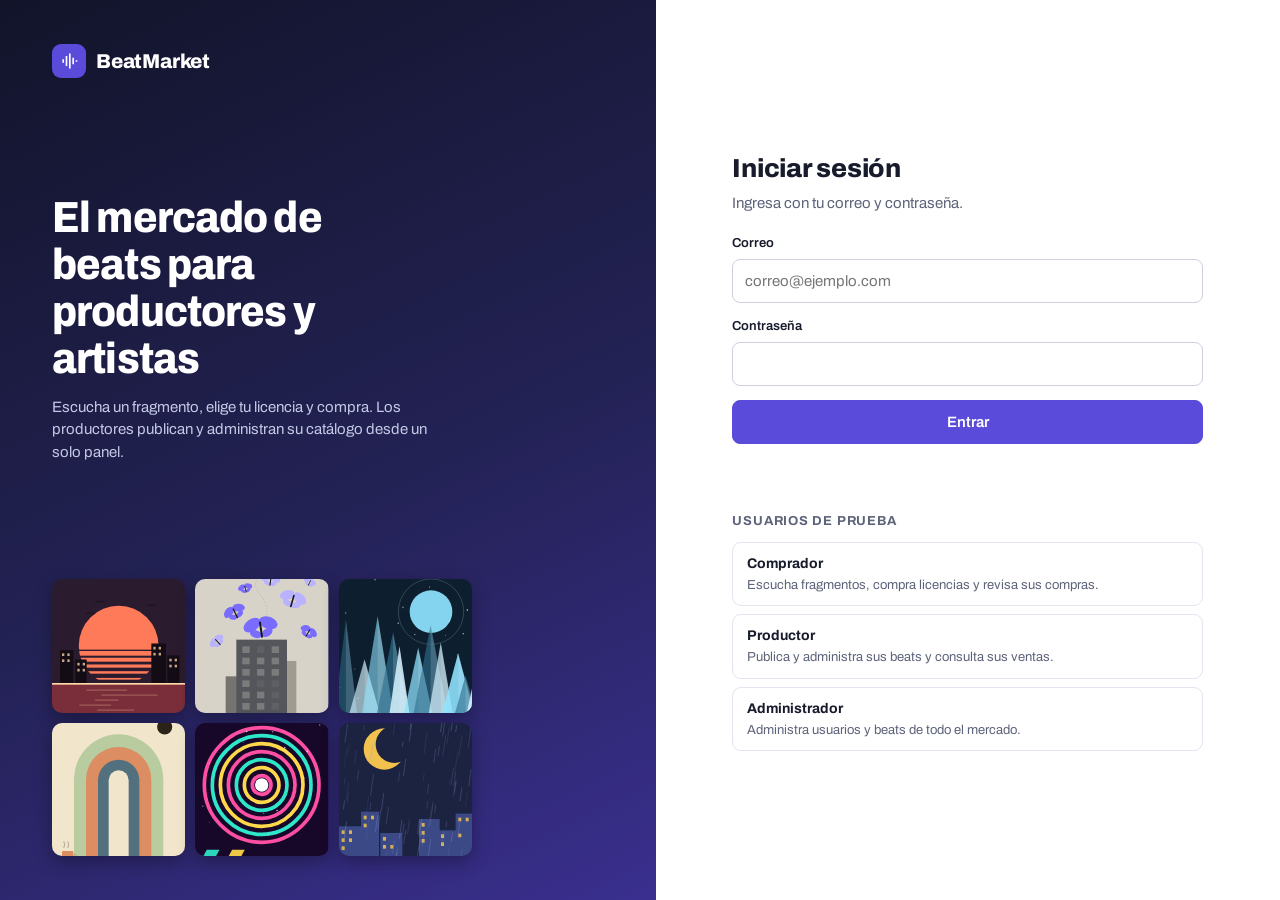
<file: index.html>
<!DOCTYPE html>
<html lang="es">
<head>
    <meta charset="UTF-8">
    <meta name="viewport" content="width=device-width, initial-scale=1.0">
    <title>BeatMarket - Iniciar sesión</title>
    <link rel="preload" href="fonts/archivo.woff2" as="font" type="font/woff2" crossorigin>
    <link rel="stylesheet" href="css/estilos.css">
</head>
<body class="pagina-login">
    <main class="login">

        <section class="login__marca" aria-label="BeatMarket">
            <div class="logo">
                <span class="logo__icono"><svg viewBox="0 0 24 24" aria-hidden="true"><path d="M4 10h2v4H4zM8 6h2v12H8zM12 3h2v18h-2zM16 8h2v8h-2zM20 11h2v2h-2z"/></svg></span>
                BeatMarket
            </div>
            <div>
                <h2 class="login__titular">El mercado de beats para productores y artistas</h2>
                <p class="login__texto">Escucha un fragmento, elige tu licencia y compra. Los productores publican y administran su catálogo desde un solo panel.</p>
            </div>
            <div class="mosaico" id="mosaico" aria-hidden="true"></div>
        </section>

        <section class="login__panel">
            <form id="formLogin" class="login__form" novalidate>
                <h1>Iniciar sesión</h1>
                <p>Ingresa con tu correo y contraseña.</p>

                <div class="campo">
                    <label for="email">Correo</label>
                    <input type="email" id="email" name="email" autocomplete="username" placeholder="correo@ejemplo.com" required>
                </div>
                <div class="campo">
                    <label for="password">Contraseña</label>
                    <input type="password" id="password" name="password" autocomplete="current-password" required>
                </div>

                <button type="submit" class="btn btn--primario btn--bloque" id="btnEntrar">Entrar</button>
                <p id="mensaje" class="mensaje-error" role="alert"></p>
            </form>

            <div class="roles-demo">
                <h2>Usuarios de prueba</h2>
                <ul id="listaRoles"></ul>
            </div>
        </section>

    </main>

    <script src="js/datos.js"></script>
    <script src="js/api.js"></script>
    <script src="js/login.js"></script>
</body>
</html>
</file>
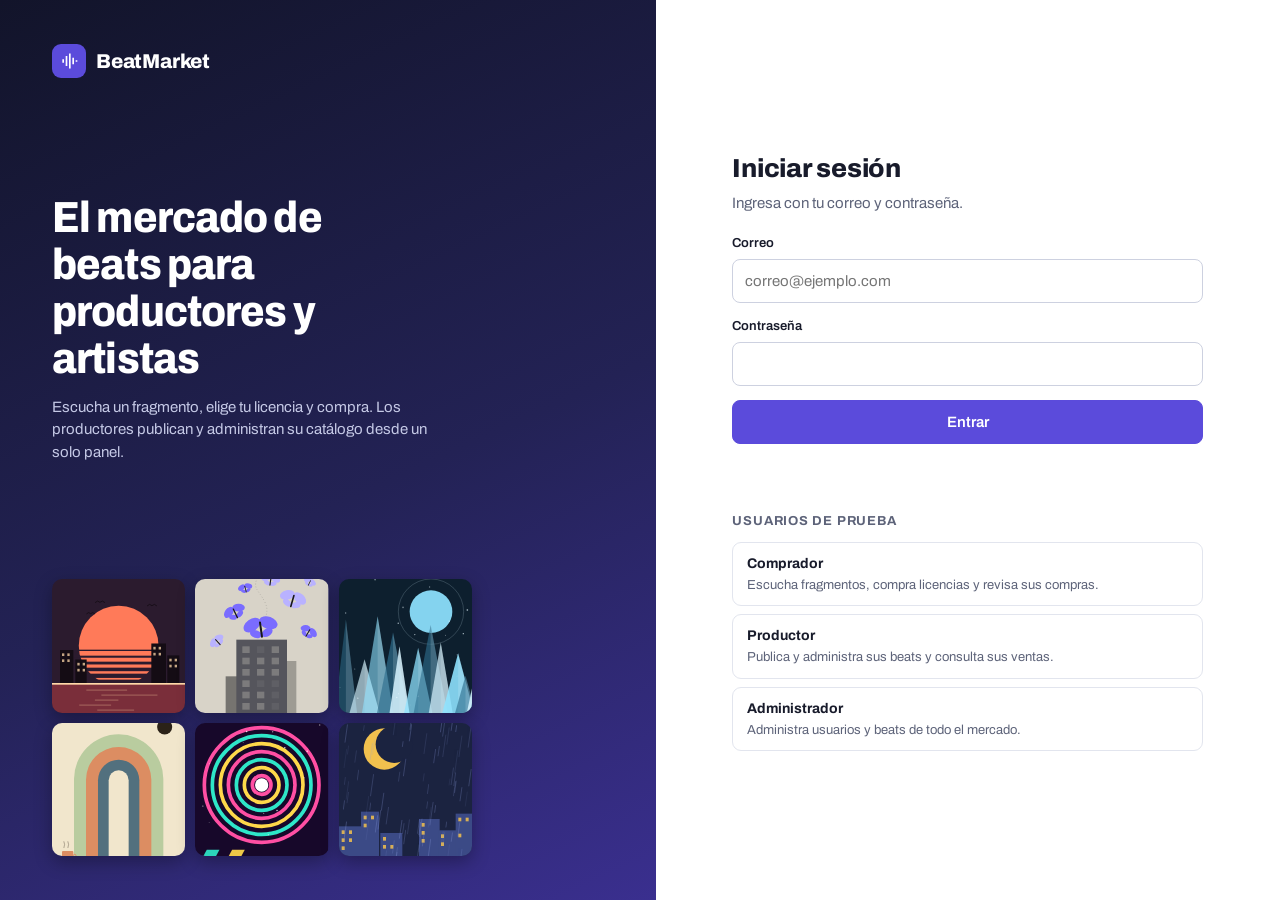
<file: inicio.html>
<!DOCTYPE html>
<html lang="es">
<head>
    <meta charset="UTF-8">
    <meta name="viewport" content="width=device-width, initial-scale=1.0">
    <title>BeatMarket - Panel</title>
    <link rel="preload" href="fonts/archivo.woff2" as="font" type="font/woff2" crossorigin>
    <link rel="stylesheet" href="css/estilos.css">
</head>
<body>
    <div class="app">

        <aside class="lateral" id="lateral" aria-label="Navegación principal">
            <div class="logo">
                <span class="logo__icono"><svg viewBox="0 0 24 24" aria-hidden="true"><path d="M4 10h2v4H4zM8 6h2v12H8zM12 3h2v18h-2zM16 8h2v8h-2zM20 11h2v2h-2z"/></svg></span>
                BeatMarket
            </div>
            <nav class="menu" id="menu"></nav>
            <div class="lateral__pie">BeatMarket · UTS · Sesión con JWT</div>
        </aside>

        <div class="principal">
            <header class="barra-superior">
                <div style="display:flex;align-items:center;gap:12px">
                    <button type="button" class="btn btn--chico menu-movil" id="btnMenu" aria-label="Abrir menú">Menú</button>
                    <h1 id="tituloVista">Resumen</h1>
                </div>
                <div class="usuario">
                    <div class="usuario__datos">
                        <div class="usuario__nombre" id="nombreUsuario"></div>
                        <span class="insignia" id="rolUsuario"></span>
                    </div>
                    <button type="button" class="btn" id="btnSalir">Cerrar sesión</button>
                </div>
            </header>

            <main class="contenido" id="contenido" tabindex="-1"></main>
        </div>
    </div>

    <!-- Reproductor fijo -->
    <div class="reproductor" id="reproductor" aria-label="Reproductor">
        <div class="reproductor__beat">
            <div class="reproductor__arte" id="repArte"></div>
            <div style="min-width:0">
                <div class="reproductor__titulo" id="repTitulo">Ningún beat seleccionado</div>
                <div class="reproductor__sub" id="repSub">Pulsa play en un beat del catálogo</div>
            </div>
        </div>
        <div class="reproductor__centro">
            <button type="button" class="reproductor__boton" id="repBoton" aria-label="Reproducir o pausar" disabled>
                <svg class="ico-play" viewBox="0 0 24 24" aria-hidden="true"><path d="M8 5v14l11-7z"/></svg>
                <svg class="ico-pausa" viewBox="0 0 24 24" aria-hidden="true"><path d="M7 5h4v14H7zM13 5h4v14h-4z"/></svg>
            </button>
            <div class="reproductor__barra" aria-hidden="true"><i id="repProgreso"></i></div>
        </div>
        <div class="reproductor__aviso">Fragmento de vista previa</div>
    </div>

    <dialog class="dialogo" id="dialogoCompra" aria-labelledby="compraTitulo">
        <form method="dialog" id="formCompra">
            <header class="dialogo__cab"><h2 id="compraTitulo">Comprar licencia</h2>
                <button type="button" class="dialogo__cerrar" id="compraX" aria-label="Cerrar">&times;</button></header>
            <div class="dialogo__cuerpo">
                <p id="compraBeat" style="color:var(--texto-suave)"></p>
                <div id="licencias" class="licencias"></div>
            </div>
            <footer class="dialogo__pie">
                <button type="button" class="btn" id="compraCancelar">Cancelar</button>
                <button type="submit" class="btn btn--primario">Confirmar compra</button>
            </footer>
        </form>
    </dialog>

    <script src="js/datos.js"></script>
    <script src="js/almacen.js"></script>
    <script src="js/audio.js"></script>
    <script src="js/api.js"></script>
    <script src="js/crud.js"></script>
    <script src="js/inicio.js"></script>
</body>
</html>
</file>
<file: css/estilos.css>
/* ==========================================================================
   BeatMarket — estilos de la aplicación (panel empresarial para una tienda de beats)
   ========================================================================== */
@font-face {
  font-family: "Archivo";
  src: url("../fonts/archivo.woff2") format("woff2");
  font-weight: 100 900;
  font-stretch: 62% 125%;
  font-display: swap;
}

:root {
  --fondo: #f3f4f8;
  --superficie: #ffffff;
  --borde: #e2e5ee;
  --texto: #181b2b;
  --texto-suave: #5d6379;
  --lateral: #12142a;
  --lateral-texto: #aab0cb;
  --acento: #5b4bdb;
  --acento-oscuro: #4638b8;
  --acento-claro: #ecebfd;
  --ok: #17794a;
  --ok-fondo: #e3f5ec;
  --aviso: #94620a;
  --aviso-fondo: #fdf1da;
  --peligro: #b3261e;
  --peligro-fondo: #fdeceb;
  --radio: 10px;
  --sombra: 0 1px 2px rgba(18, 20, 42, .06), 0 4px 14px rgba(18, 20, 42, .05);
  --ancho-lateral: 244px;
  --alto-reproductor: 76px;
}

* { box-sizing: border-box; }
html { -webkit-text-size-adjust: 100%; }
body {
  margin: 0;
  font-family: "Archivo", system-ui, -apple-system, "Segoe UI", sans-serif;
  font-size: 15px;
  line-height: 1.5;
  color: var(--texto);
  background: var(--fondo);
}
h1, h2, h3, p { margin: 0; }
button, input, select, textarea { font: inherit; color: inherit; }
button { cursor: pointer; }
[hidden] { display: none !important; }
:focus-visible { outline: 3px solid var(--acento); outline-offset: 2px; }
.sr-only { position: absolute; width: 1px; height: 1px; overflow: hidden; clip: rect(0 0 0 0); white-space: nowrap; }

/* ---------- Botones ---------- */
.btn {
  display: inline-flex; align-items: center; justify-content: center; gap: 6px;
  padding: 9px 16px; border-radius: 8px; border: 1px solid var(--borde);
  background: var(--superficie); font-weight: 600; font-size: 14px; line-height: 1.2;
  transition: background .15s, border-color .15s, transform .1s;
}
.btn:hover { background: #f1f2f8; border-color: #cdd1e0; }
.btn:active { transform: translateY(1px); }
.btn:disabled { opacity: .55; cursor: not-allowed; }
.btn--primario { background: var(--acento); border-color: var(--acento); color: #fff; }
.btn--primario:hover { background: var(--acento-oscuro); border-color: var(--acento-oscuro); }
.btn--chico { padding: 5px 11px; font-size: 13px; }
.btn--peligro { color: var(--peligro); }
.btn--peligro:hover { background: var(--peligro-fondo); border-color: #f0c4c1; }
.btn--peligro-lleno { background: var(--peligro); border-color: var(--peligro); color: #fff; }
.btn--peligro-lleno:hover { background: #8f1d17; border-color: #8f1d17; }
.btn--bloque { width: 100%; padding: 12px; font-size: 15px; }

/* ---------- Formularios ---------- */
.campo { display: flex; flex-direction: column; gap: 5px; }
.campo label { font-size: 13px; font-weight: 600; color: var(--texto); }
.campo input, .campo select, .campo textarea {
  width: 100%; padding: 10px 12px; border: 1px solid #cdd1e0; border-radius: 8px;
  background: #fff; font-size: 15px;
}
.campo textarea { resize: vertical; }
.campo input:focus, .campo select:focus, .campo textarea:focus { border-color: var(--acento); outline: 3px solid rgba(91, 75, 219, .2); outline-offset: 0; }
.campo__ayuda { color: var(--texto-suave); font-size: 12.5px; }
.oblig { color: var(--peligro); }
.rejilla-campos { display: grid; grid-template-columns: 1fr 1fr; gap: 14px; }
.campo--completo { grid-column: 1 / -1; }
.error-form, .mensaje-error { color: var(--peligro); font-size: 13.5px; font-weight: 600; min-height: 1.2em; margin-top: 10px; }

/* ==========================================================================
   LOGIN
   ========================================================================== */
.pagina-login { background: var(--superficie); }
.login { display: grid; grid-template-columns: minmax(0, 1.05fr) minmax(0, 1fr); min-height: 100vh; }
.login__marca {
  position: relative; overflow: hidden; color: #fff; padding: 44px 52px;
  background: linear-gradient(155deg, #12142a 0%, #232255 55%, #3a2f8f 100%);
  display: flex; flex-direction: column; justify-content: space-between; gap: 32px;
}
.logo { display: inline-flex; align-items: center; gap: 10px; font-weight: 800; font-size: 20px; letter-spacing: -.01em; }
.logo__icono { width: 34px; height: 34px; border-radius: 9px; background: var(--acento); display: grid; place-items: center; }
.logo__icono svg { width: 20px; height: 20px; fill: #fff; }
.login__titular { font-size: clamp(30px, 3.4vw, 46px); line-height: 1.08; font-weight: 800; letter-spacing: -.02em; font-stretch: 90%; max-width: 15ch; }
.login__texto { margin-top: 14px; color: #c5c9e6; max-width: 44ch; }
.mosaico { display: grid; grid-template-columns: repeat(3, 1fr); gap: 10px; max-width: 420px; }
.mosaico__pieza { aspect-ratio: 1; border-radius: 10px; overflow: hidden; box-shadow: 0 6px 18px rgba(0, 0, 0, .3); }
.mosaico__pieza svg { width: 100%; height: 100%; display: block; }
.login__panel { display: flex; flex-direction: column; justify-content: center; padding: 44px clamp(24px, 6vw, 80px); gap: 28px; }
.login__form h1 { font-size: 26px; font-weight: 800; letter-spacing: -.01em; }
.login__form > p { color: var(--texto-suave); margin: 4px 0 20px; }
.login__form .campo { margin-bottom: 14px; }
.roles-demo h2 { font-size: 13px; text-transform: uppercase; letter-spacing: .06em; color: var(--texto-suave); margin-bottom: 10px; }
.roles-demo ul { list-style: none; margin: 0; padding: 0; display: grid; gap: 8px; }
.rol-demo {
  width: 100%; text-align: left; display: grid; gap: 2px; padding: 10px 14px;
  background: #fff; border: 1px solid var(--borde); border-radius: 9px;
}
.rol-demo:hover { border-color: var(--acento); background: var(--acento-claro); }
.rol-demo.activo { border-color: var(--acento); background: var(--acento-claro); }
.rol-demo strong { font-size: 14px; }
.rol-demo span { font-size: 13px; color: var(--texto-suave); }

/* ==========================================================================
   APLICACIÓN
   ========================================================================== */
.app { display: grid; grid-template-columns: var(--ancho-lateral) minmax(0, 1fr); min-height: 100vh; padding-bottom: var(--alto-reproductor); }

.lateral {
  background: var(--lateral); color: var(--lateral-texto); display: flex; flex-direction: column;
  padding: 20px 14px; position: sticky; top: 0; height: 100vh; align-self: start;
}
.lateral .logo { color: #fff; padding: 4px 8px 22px; }
.menu { display: grid; gap: 3px; }
.menu__enlace {
  display: flex; align-items: center; gap: 11px; padding: 10px 12px; border-radius: 8px;
  color: var(--lateral-texto); text-decoration: none; font-weight: 600; font-size: 14.5px;
}
.menu__enlace svg { width: 19px; height: 19px; fill: none; stroke: currentColor; stroke-width: 1.8; stroke-linecap: round; stroke-linejoin: round; flex: none; }
.menu__enlace:hover { background: rgba(255, 255, 255, .07); color: #fff; }
.menu__enlace[aria-current="page"] { background: var(--acento); color: #fff; }
.lateral__pie { margin-top: auto; padding: 14px 8px 0; border-top: 1px solid rgba(255, 255, 255, .1); font-size: 12.5px; }

.principal { min-width: 0; display: flex; flex-direction: column; }
.barra-superior {
  display: flex; align-items: center; justify-content: space-between; gap: 16px;
  padding: 14px 32px; background: var(--superficie); border-bottom: 1px solid var(--borde);
  position: sticky; top: 0; z-index: 5;
}
.barra-superior h1 { font-size: 20px; font-weight: 800; letter-spacing: -.01em; }
.usuario { display: flex; align-items: center; gap: 12px; }
.usuario__datos { text-align: right; line-height: 1.25; }
.usuario__nombre { font-weight: 700; font-size: 14px; }
.insignia {
  display: inline-block; padding: 2px 9px; border-radius: 99px; font-size: 12px; font-weight: 700;
  background: var(--acento-claro); color: var(--acento-oscuro); white-space: nowrap;
}
.insignia--ok { background: var(--ok-fondo); color: var(--ok); }
.insignia--aviso { background: var(--aviso-fondo); color: var(--aviso); }
.insignia--gris { background: #eceef4; color: var(--texto-suave); }
.insignia--admin { background: #fde7ee; color: #a01c4a; }
.menu-movil { display: none; }

.contenido { padding: 28px 32px 40px; display: grid; gap: 24px; align-content: start; max-width: 1280px; width: 100%; }
.encabezado-vista h2 { font-size: 22px; font-weight: 800; letter-spacing: -.01em; }
.encabezado-vista p { color: var(--texto-suave); margin-top: 2px; }

/* KPIs */
.kpis { display: grid; grid-template-columns: repeat(auto-fit, minmax(210px, 1fr)); gap: 16px; }
.kpi { background: var(--superficie); border: 1px solid var(--borde); border-radius: var(--radio); padding: 18px 20px; box-shadow: var(--sombra); }
.kpi__etiqueta { font-size: 13px; color: var(--texto-suave); font-weight: 600; }
.kpi__valor { font-size: 30px; font-weight: 800; letter-spacing: -.02em; margin-top: 4px; font-variant-numeric: tabular-nums; }
.kpi__nota { font-size: 12.5px; color: var(--texto-suave); margin-top: 2px; }

/* Paneles y tablas */
.panel { background: var(--superficie); border: 1px solid var(--borde); border-radius: var(--radio); box-shadow: var(--sombra); overflow: hidden; }
.panel__cab { display: flex; align-items: center; justify-content: space-between; gap: 16px; padding: 18px 20px 6px; flex-wrap: wrap; }
.panel__titulo { font-size: 17px; font-weight: 800; }
.panel__desc { color: var(--texto-suave); font-size: 14px; }
.panel__cuerpo { padding: 14px 20px 20px; }
.barra-tabla { display: flex; align-items: center; justify-content: space-between; gap: 12px; padding: 12px 20px; flex-wrap: wrap; }
.buscador { width: min(320px, 100%); padding: 8px 12px; border: 1px solid #cdd1e0; border-radius: 8px; background: #fff; }
.buscador:focus { border-color: var(--acento); outline: 3px solid rgba(91, 75, 219, .2); outline-offset: 0; }
.contador { font-size: 13px; color: var(--texto-suave); }
.tabla-caja { overflow-x: auto; }
.tabla { width: 100%; border-collapse: collapse; font-size: 14px; }
.tabla th { text-align: left; font-size: 12px; text-transform: uppercase; letter-spacing: .05em; color: var(--texto-suave); padding: 10px 20px; background: #f7f8fc; border-top: 1px solid var(--borde); border-bottom: 1px solid var(--borde); white-space: nowrap; }
.tabla td { padding: 12px 20px; border-bottom: 1px solid #edeff5; vertical-align: middle; }
.tabla tbody tr:hover { background: #fafaff; }
.tabla tbody tr:last-child td { border-bottom: 0; }
.col-acciones { text-align: right; white-space: nowrap; }
.col-acciones .btn + .btn { margin-left: 6px; }
.num { text-align: right; font-variant-numeric: tabular-nums; }
.celda-beat { display: flex; align-items: center; gap: 12px; }
.celda-beat__arte { width: 40px; height: 40px; border-radius: 7px; overflow: hidden; flex: none; }
.celda-beat__arte svg { width: 100%; height: 100%; display: block; }
.celda-beat strong { display: block; line-height: 1.25; }
.celda-beat small { color: var(--texto-suave); }
.vacio { padding: 36px 20px; text-align: center; color: var(--texto-suave); }
.vacio--error { color: var(--peligro); display: grid; gap: 12px; justify-items: center; }

.dos-columnas { display: grid; grid-template-columns: minmax(0, 1.4fr) minmax(0, 1fr); gap: 24px; align-items: start; }
.lista-permisos { list-style: none; margin: 0; padding: 0; display: grid; gap: 10px; }
.lista-permisos li { display: flex; gap: 10px; align-items: flex-start; }
.marca-ok, .marca-no { flex: none; width: 20px; height: 20px; border-radius: 50%; display: grid; place-items: center; font-size: 12px; font-weight: 800; margin-top: 1px; }
.marca-ok { background: var(--ok-fondo); color: var(--ok); }
.marca-no { background: #eceef4; color: #8a90a6; }
.permiso--no { color: var(--texto-suave); }
.tabla--permisos td, .tabla--permisos th { text-align: center; }
.tabla--permisos td:first-child, .tabla--permisos th:first-child { text-align: left; }

/* ==========================================================================
   CATÁLOGO
   ========================================================================== */
.filtros { display: flex; gap: 8px; flex-wrap: wrap; align-items: center; }
.chip { padding: 6px 14px; border-radius: 99px; border: 1px solid var(--borde); background: #fff; font-weight: 600; font-size: 13.5px; }
.chip:hover { border-color: var(--acento); }
.chip[aria-pressed="true"] { background: var(--acento); border-color: var(--acento); color: #fff; }
.filtros .buscador { margin-left: auto; }
.rejilla-beats { display: grid; grid-template-columns: repeat(auto-fill, minmax(230px, 1fr)); gap: 18px; }
.tarjeta { background: var(--superficie); border: 1px solid var(--borde); border-radius: var(--radio); box-shadow: var(--sombra); overflow: hidden; display: flex; flex-direction: column; }
.tarjeta__arte { position: relative; aspect-ratio: 1; background: #ddd; }
.tarjeta__arte svg { width: 100%; height: 100%; display: block; }
.btn-play {
  position: absolute; right: 12px; bottom: 12px; width: 48px; height: 48px; border-radius: 50%;
  border: 0; background: #fff; color: var(--acento); display: grid; place-items: center;
  box-shadow: 0 4px 14px rgba(0, 0, 0, .3); transition: transform .12s, background .15s;
}
.btn-play:hover { transform: scale(1.07); }
.btn-play svg { width: 22px; height: 22px; fill: currentColor; }
.btn-play .ico-pausa { display: none; }
.btn-play.sonando { background: var(--acento); color: #fff; }
.btn-play.sonando .ico-play { display: none; }
.btn-play.sonando .ico-pausa { display: block; }
.tarjeta__cuerpo { padding: 14px 16px 16px; display: grid; gap: 6px; flex: 1; align-content: start; }
.tarjeta__titulo { font-size: 16px; font-weight: 800; line-height: 1.25; }
.tarjeta__productor { color: var(--texto-suave); font-size: 13.5px; }
.tarjeta__etiquetas { display: flex; gap: 6px; flex-wrap: wrap; margin: 2px 0; }
.tarjeta__pie { display: flex; align-items: center; justify-content: space-between; gap: 8px; margin-top: auto; padding-top: 8px; }
.precio { font-weight: 800; font-size: 16px; font-variant-numeric: tabular-nums; }
.precio small { font-weight: 500; color: var(--texto-suave); font-size: 12px; display: block; }

/* ==========================================================================
   REPRODUCTOR
   ========================================================================== */
.reproductor {
  position: fixed; left: 0; right: 0; bottom: 0; z-index: 20; height: var(--alto-reproductor);
  background: var(--lateral); color: #fff; display: grid; grid-template-columns: minmax(180px, 1fr) minmax(0, 2fr) minmax(120px, 1fr);
  align-items: center; gap: 20px; padding: 0 24px 0 calc(var(--ancho-lateral) + 24px);
  border-top: 1px solid rgba(255, 255, 255, .1);
}
.reproductor__beat { display: flex; align-items: center; gap: 12px; min-width: 0; }
.reproductor__arte { width: 48px; height: 48px; border-radius: 8px; overflow: hidden; flex: none; background: rgba(255, 255, 255, .1); }
.reproductor__arte svg { width: 100%; height: 100%; display: block; }
.reproductor__titulo { font-weight: 700; font-size: 14px; white-space: nowrap; overflow: hidden; text-overflow: ellipsis; }
.reproductor__sub { color: var(--lateral-texto); font-size: 12.5px; white-space: nowrap; overflow: hidden; text-overflow: ellipsis; }
.reproductor__centro { display: flex; align-items: center; gap: 14px; }
.reproductor__boton { width: 42px; height: 42px; border-radius: 50%; border: 0; background: #fff; color: var(--lateral); display: grid; place-items: center; flex: none; }
.reproductor__boton:disabled { opacity: .4; cursor: default; }
.reproductor__boton svg { width: 20px; height: 20px; fill: currentColor; }
.reproductor__boton .ico-pausa { display: none; }
.reproductor__boton.sonando .ico-play { display: none; }
.reproductor__boton.sonando .ico-pausa { display: block; }
.reproductor__barra { flex: 1; height: 6px; background: rgba(255, 255, 255, .18); border-radius: 99px; overflow: hidden; }
.reproductor__barra i { display: block; height: 100%; width: 0; background: #9d92ff; border-radius: inherit; }
.reproductor__aviso { text-align: right; font-size: 12.5px; color: var(--lateral-texto); }

/* ==========================================================================
   DIÁLOGOS Y AVISOS
   ========================================================================== */
.dialogo { border: 0; border-radius: 14px; padding: 0; width: min(560px, calc(100vw - 32px)); box-shadow: 0 24px 60px rgba(18, 20, 42, .35); color: var(--texto); }
.dialogo::backdrop { background: rgba(18, 20, 42, .55); }
.dialogo__cab { display: flex; align-items: center; justify-content: space-between; padding: 18px 22px; border-bottom: 1px solid var(--borde); }
.dialogo__cab h2 { font-size: 18px; font-weight: 800; }
.dialogo__cerrar { border: 0; background: none; font-size: 26px; line-height: 1; color: var(--texto-suave); padding: 0 4px; border-radius: 6px; }
.dialogo__cerrar:hover { color: var(--texto); }
.dialogo__cuerpo { padding: 20px 22px 8px; }
.dialogo__pie { display: flex; justify-content: flex-end; gap: 10px; padding: 14px 22px 20px; }
.licencias { display: grid; gap: 10px; margin-top: 12px; }
.licencia { display: flex; gap: 12px; align-items: flex-start; padding: 12px 14px; border: 1px solid var(--borde); border-radius: 10px; cursor: pointer; }
.licencia:hover { border-color: var(--acento); }
.licencia:has(input:checked) { border-color: var(--acento); background: var(--acento-claro); }
.licencia input { margin-top: 4px; accent-color: var(--acento); }
.licencia__titulo { display: flex; justify-content: space-between; gap: 12px; font-weight: 700; }
.licencia ul { margin: 4px 0 0; padding-left: 18px; color: var(--texto-suave); font-size: 13px; }
.licencia__cuerpo { flex: 1; }

.avisos { position: fixed; top: 18px; right: 18px; z-index: 50; display: grid; gap: 8px; }
.aviso { padding: 11px 16px; border-radius: 9px; background: var(--lateral); color: #fff; font-weight: 600; font-size: 14px; box-shadow: 0 8px 24px rgba(0, 0, 0, .25); border-left: 4px solid #4cc38a; animation: entra .2s ease-out; }
.aviso--error { border-left-color: #ff6b61; }
.aviso--sale { opacity: 0; transition: opacity .35s; }
@keyframes entra { from { transform: translateY(-8px); opacity: 0; } to { transform: none; opacity: 1; } }

/* ==========================================================================
   RESPONSIVE
   ========================================================================== */
@media (max-width: 900px) {
  .login { grid-template-columns: 1fr; }
  .login__marca { padding: 28px 24px; }
  .mosaico { display: none; }
  .app { grid-template-columns: 1fr; }
  .lateral { position: fixed; left: 0; top: 0; bottom: 0; width: var(--ancho-lateral); z-index: 30; transform: translateX(-100%); transition: transform .2s; }
  .lateral.abierto { transform: none; box-shadow: 0 0 0 100vmax rgba(18, 20, 42, .5); }
  .menu-movil { display: inline-flex; }
  .barra-superior, .contenido { padding-left: 18px; padding-right: 18px; }
  .reproductor { grid-template-columns: minmax(0, 1fr) auto; padding-left: 16px; padding-right: 16px; }
  .reproductor__barra, .reproductor__aviso { display: none; }
  .dos-columnas { grid-template-columns: 1fr; }
  .usuario__datos { display: none; }
}
@media (max-width: 600px) {
  .rejilla-campos { grid-template-columns: 1fr; }
  .tabla thead { display: none; }
  .tabla, .tabla tbody, .tabla tr, .tabla td { display: block; width: 100%; }
  .tabla tr { padding: 10px 16px; border-bottom: 1px solid var(--borde); }
  .tabla td { border: 0; padding: 4px 0; text-align: left !important; }
  .tabla td[data-etiqueta]::before { content: attr(data-etiqueta) ": "; color: var(--texto-suave); font-size: 12px; font-weight: 600; }
  .col-acciones { padding-top: 8px !important; }
  .filtros .buscador { margin-left: 0; width: 100%; }
}
@media (prefers-reduced-motion: reduce) {
  * { animation: none !important; transition: none !important; }
}
</file>
